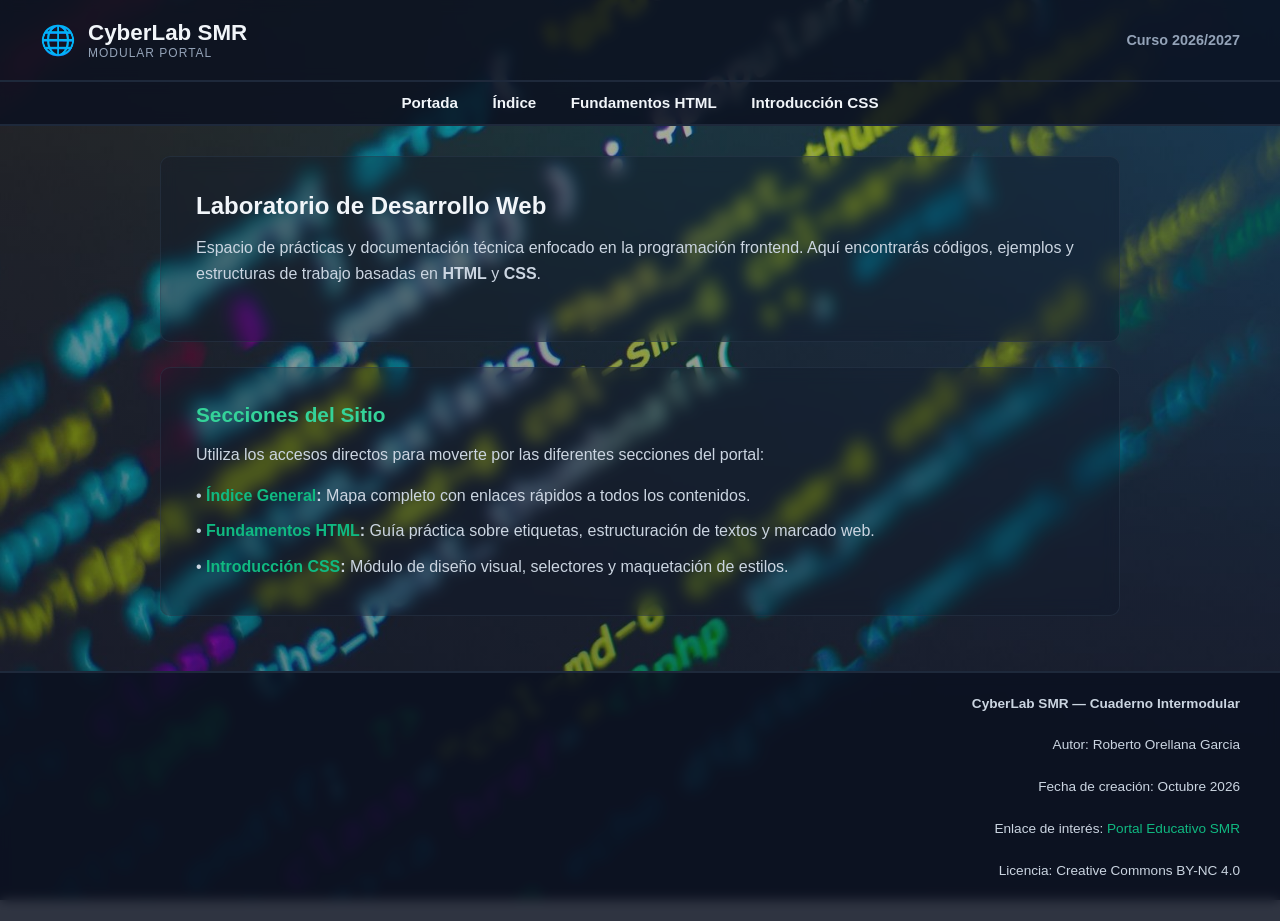
<file: index.html>
<!DOCTYPE html>
<html lang="es">
<head>
    <meta charset="UTF-8">
    <meta name="viewport" content="width=device-width, initial-scale=1.0">
    <title>Portada - CyberLab SMR</title>
    <link rel="stylesheet" href="css/styles.css">
</head>
<body class="portada-bg">

    <!-- Encabezado superior con Logotipo -->
    <header>
        <div class="logo-container" style="display: flex; align-items: center; gap: 12px;">
            <span style="font-size: 1.8rem;">🌐</span>
            <div>
                <div class="logo">CyberLab SMR</div>
                <div style="font-size: 0.75rem; color: #94a3b8; letter-spacing: 1px;">MODULAR PORTAL</div>
            </div>
        </div>
        <div style="font-size: 0.9rem; color: #94a3b8; font-weight: 600;">Curso 2026/2027</div>
    </header>
    <hr class="divider">

    <!-- Menú de navegación rápida -->
    <nav>
        <a href="index.html">Portada</a>
        <a href="indice.html">Índice</a>
        <a href="teoria.html">Fundamentos HTML</a>
        <a href="css.html">Introducción CSS</a>
    </nav>
    <hr class="divider">

    <!-- Contenido Principal: Portada -->
    <main>
        <section>
            <h2 id="bienvenida" style="color: #f1f5f9; margin-bottom: 15px;">Laboratorio de Desarrollo Web</h2>
            <p>Espacio de prácticas y documentación técnica enfocado en la programación frontend. Aquí encontrarás códigos, ejemplos y estructuras de trabajo basadas en <strong>HTML</strong> y <strong>CSS</strong>.</p>
        </section>

        <section>
            <h2 id="navegacion" style="color: #34d399; font-size: 1.3rem; margin-bottom: 15px;">Secciones del Sitio</h2>
            <p style="margin-bottom: 15px;">Utiliza los accesos directos para moverte por las diferentes secciones del portal:</p>
            
            <p style="margin-bottom: 10px;">• <strong><a href="indice.html" style="color: #10b981; text-decoration: none;">Índice General</a>:</strong> Mapa completo con enlaces rápidos a todos los contenidos.</p>
            
            <p style="margin-bottom: 10px;">• <strong><a href="teoria.html" style="color: #10b981; text-decoration: none;">Fundamentos HTML</a>:</strong> Guía práctica sobre etiquetas, estructuración de textos y marcado web.</p>
            
            <p style="margin-bottom: 0;">• <strong><a href="css.html" style="color: #10b981; text-decoration: none;">Introducción CSS</a>:</strong> Módulo de diseño visual, selectores y maquetación de estilos.</p>
        </section>
    </main>

    <!-- Pie de página (Footer) -->
    <hr class="divider">
    <footer>
        <div class="footer-content">
            <p><strong>CyberLab SMR — Cuaderno Intermodular</strong></p>
            <p>Autor: Roberto Orellana Garcia</p>
            <p>Fecha de creación: Octubre 2026</p>
            <p>Enlace de interés: <a href="https://www.edu.xunta.gal" target="_blank">Portal Educativo SMR</a></p>
            <p>Licencia: Creative Commons BY-NC 4.0</p>
        </div>
    </footer>

</body>
</html>
</file>
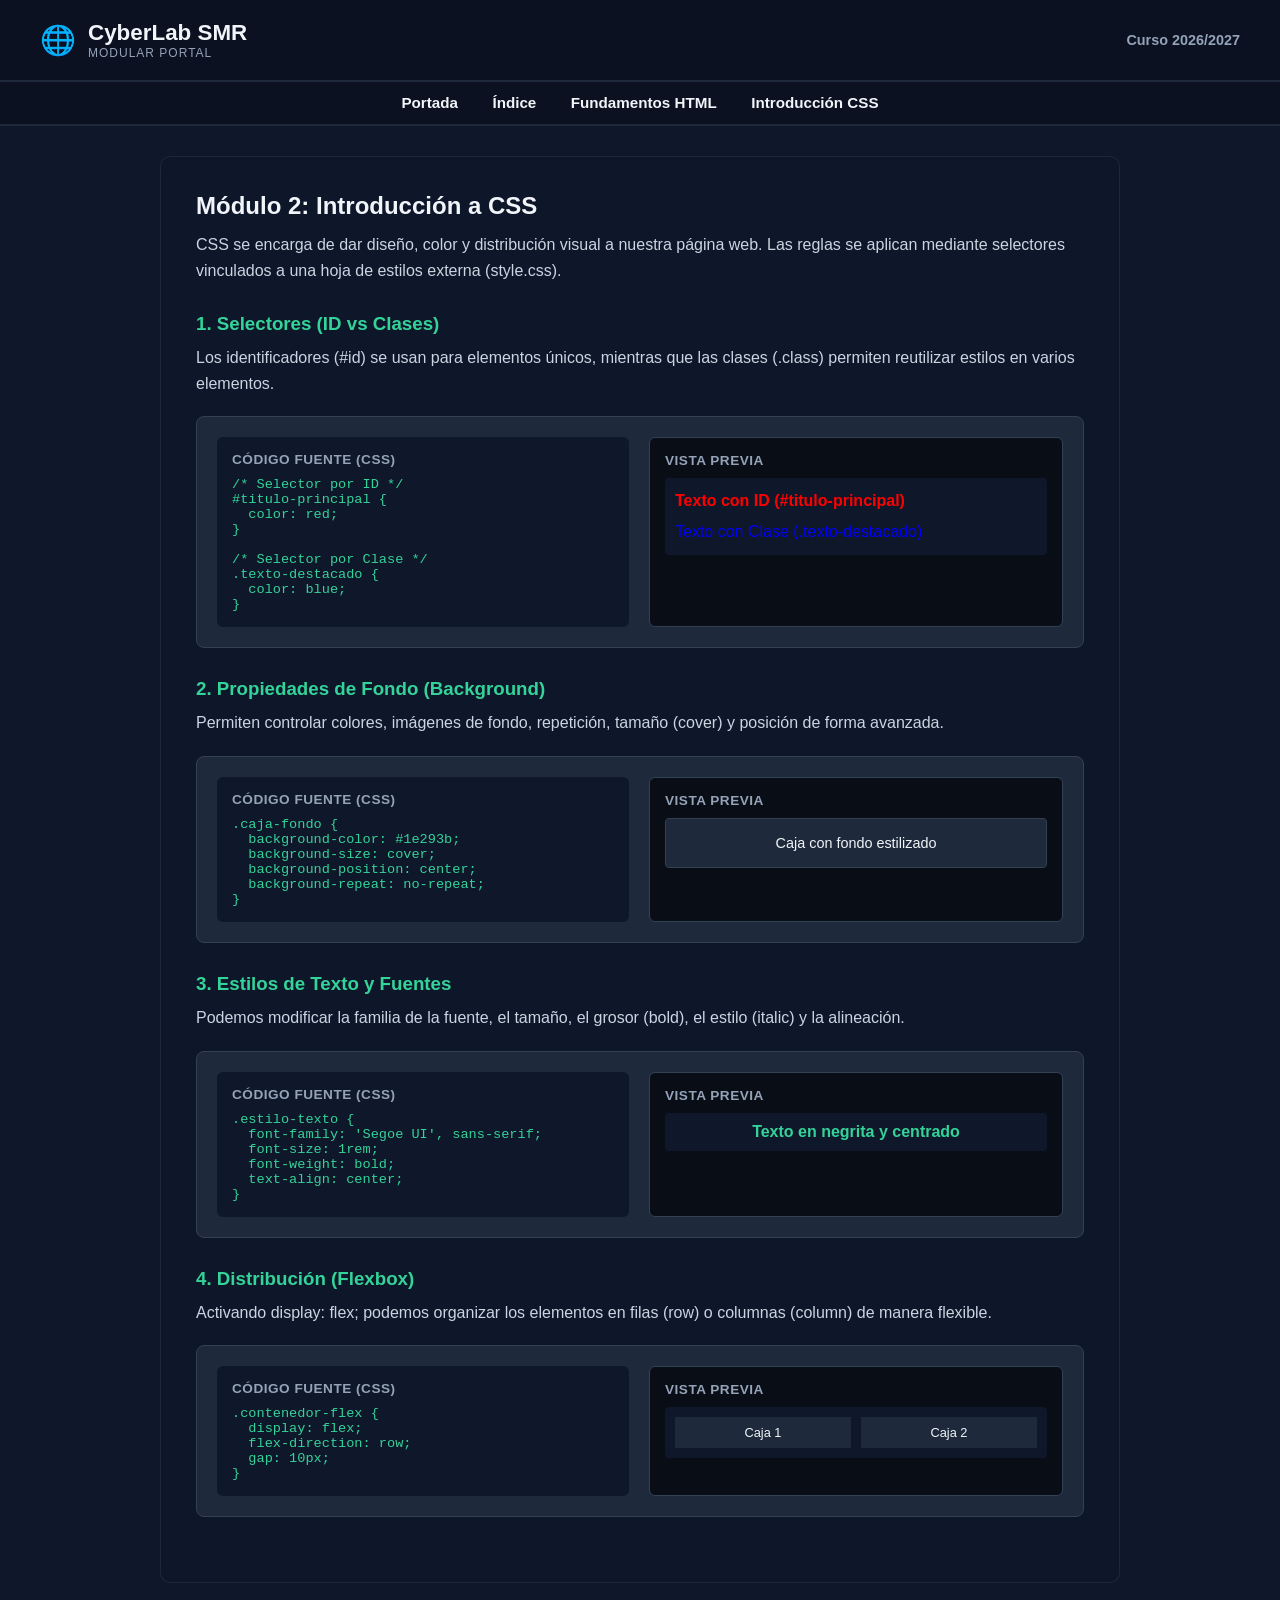
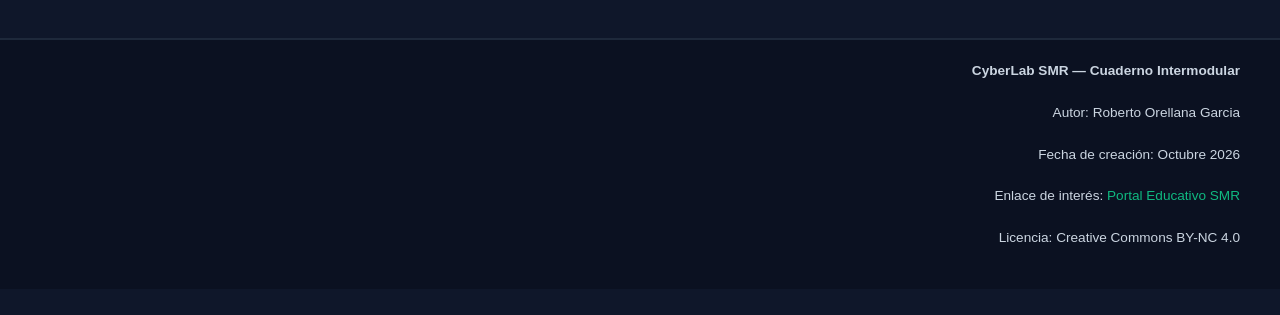
<file: css.html>
<!DOCTYPE html>
<html lang="es">
<head>
    <meta charset="UTF-8">
    <meta name="viewport" content="width=device-width, initial-scale=1.0">
    <title>Introducción a CSS - CyberLab SMR</title>
    <link rel="stylesheet" href="css/styles.css">
</head>
<body>

    <!-- Encabezado superior con Logotipo -->
    <header>
        <div class="logo-container" style="display: flex; align-items: center; gap: 12px;">
            <span style="font-size: 1.8rem;">🌐</span>
            <div>
                <div class="logo">CyberLab SMR</div>
                <div style="font-size: 0.75rem; color: #94a3b8; letter-spacing: 1px;">MODULAR PORTAL</div>
            </div>
        </div>
        <div style="font-size: 0.9rem; color: #94a3b8; font-weight: 600;">Curso 2026/2027</div>
    </header>
    <hr class="divider">

    <!-- Menú de navegación rápida -->
    <nav>
        <a href="index.html">Portada</a>
        <a href="indice.html">Índice</a>
        <a href="teoria.html">Fundamentos HTML</a>
        <a href="css.html">Introducción CSS</a>
    </nav>
    <hr class="divider">

    <!-- Contenido Principal: Introducción a CSS -->
    <main>
        <section>
            <h2>Módulo 2: Introducción a CSS</h2>
            <p>CSS se encarga de dar diseño, color y distribución visual a nuestra página web. Las reglas se aplican mediante selectores vinculados a una hoja de estilos externa (<code>style.css</code>).</p>

            <!-- SECCIÓN 1: Selectores (ID y Clases) -->
            <h3 id="selectores" style="color: #34d399; margin-top: 30px; margin-bottom: 10px;">1. Selectores (ID vs Clases)</h3>
            <p>Los identificadores (<code>#id</code>) se usan para elementos únicos, mientras que las clases (<code>.class</code>) permiten reutilizar estilos en varios elementos.</p>
            
            <div class="code-preview-container">
                <div class="pane pane-code">
                    <h3>Código Fuente (CSS)</h3>
                    <pre>/* Selector por ID */
#titulo-principal {
  color: red;
}

/* Selector por Clase */
.texto-destacado {
  color: blue;
}</pre>
                </div>
                <div class="pane pane-preview">
                    <h3>Vista Previa</h3>
                    <div style="padding: 10px; background: #0f172a; border-radius: 4px;">
                        <p id="titulo-principal" style="color: red; margin-bottom: 5px; font-weight: bold;">Texto con ID (#titulo-principal)</p>
                        <p class="texto-destacado" style="color: blue; margin: 0;">Texto con Clase (.texto-destacado)</p>
                    </div>
                </div>
            </div>

            <!-- SECCIÓN 2: Propiedades de Fondo -->
            <h3 id="fondos" style="color: #34d399; margin-top: 30px; margin-bottom: 10px;">2. Propiedades de Fondo (Background)</h3>
            <p>Permiten controlar colores, imágenes de fondo, repetición, tamaño (<code>cover</code>) y posición de forma avanzada.</p>
            
            <div class="code-preview-container">
                <div class="pane pane-code">
                    <h3>Código Fuente (CSS)</h3>
                    <pre>.caja-fondo {
  background-color: #1e293b;
  background-size: cover;
  background-position: center;
  background-repeat: no-repeat;
}</pre>
                </div>
                <div class="pane pane-preview">
                    <h3>Vista Previa</h3>
                    <div style="background-color: #1e293b; padding: 15px; border-radius: 4px; border: 1px solid #334155; text-align: center;">
                        <span style="color: #f1f5f9; font-size: 0.9rem;">Caja con fondo estilizado</span>
                    </div>
                </div>
            </div>

            <!-- SECCIÓN 3: Tipografía y Texto -->
            <h3 id="tipografia" style="color: #34d399; margin-top: 30px; margin-bottom: 10px;">3. Estilos de Texto y Fuentes</h3>
            <p>Podemos modificar la familia de la fuente, el tamaño, el grosor (<code>bold</code>), el estilo (<code>italic</code>) y la alineación.</p>
            
            <div class="code-preview-container">
                <div class="pane pane-code">
                    <h3>Código Fuente (CSS)</h3>
                    <pre>.estilo-texto {
  font-family: 'Segoe UI', sans-serif;
  font-size: 1rem;
  font-weight: bold;
  text-align: center;
}</pre>
                </div>
                <div class="pane pane-preview">
                    <h3>Vista Previa</h3>
                    <div style="padding: 10px; background: #0f172a; border-radius: 4px; text-align: center; font-weight: bold; color: #34d399;">
                        Texto en negrita y centrado
                    </div>
                </div>
            </div>

            <!-- SECCIÓN 4: Organización con Flexbox -->
            <h3 id="flexbox" style="color: #34d399; margin-top: 30px; margin-bottom: 10px;">4. Distribución (Flexbox)</h3>
            <p>Activando <code>display: flex;</code> podemos organizar los elementos en filas (<code>row</code>) o columnas (<code>column</code>) de manera flexible.</p>
            
            <div class="code-preview-container">
                <div class="pane pane-code">
                    <h3>Código Fuente (CSS)</h3>
                    <pre>.contenedor-flex {
  display: flex;
  flex-direction: row;
  gap: 10px;
}</pre>
                </div>
                <div class="pane pane-preview">
                    <h3>Vista Previa</h3>
                    <div style="display: flex; flex-direction: row; gap: 10px; background: #0f172a; padding: 10px; border-radius: 4px;">
                        <div style="background: #1e293b; padding: 8px; flex: 1; text-align: center; font-size: 0.8rem;">Caja 1</div>
                        <div style="background: #1e293b; padding: 8px; flex: 1; text-align: center; font-size: 0.8rem;">Caja 2</div>
                    </div>
                </div>
            </div>

        </section>
    </main>

    <!-- Pie de página (Footer) -->
    <hr class="divider">
    <footer>
        <div class="footer-content">
            <p><strong>CyberLab SMR — Cuaderno Intermodular</strong></p>
            <p>Autor: Roberto Orellana Garcia</p>
            <p>Fecha de creación: Octubre 2026</p>
            <p>Enlace de interés: <a href="https://www.edu.xunta.gal" target="_blank">Portal Educativo SMR</a></p>
            <p>Licencia: Creative Commons BY-NC 4.0</p>
        </div>
    </footer>

</body>
</html>
</file>
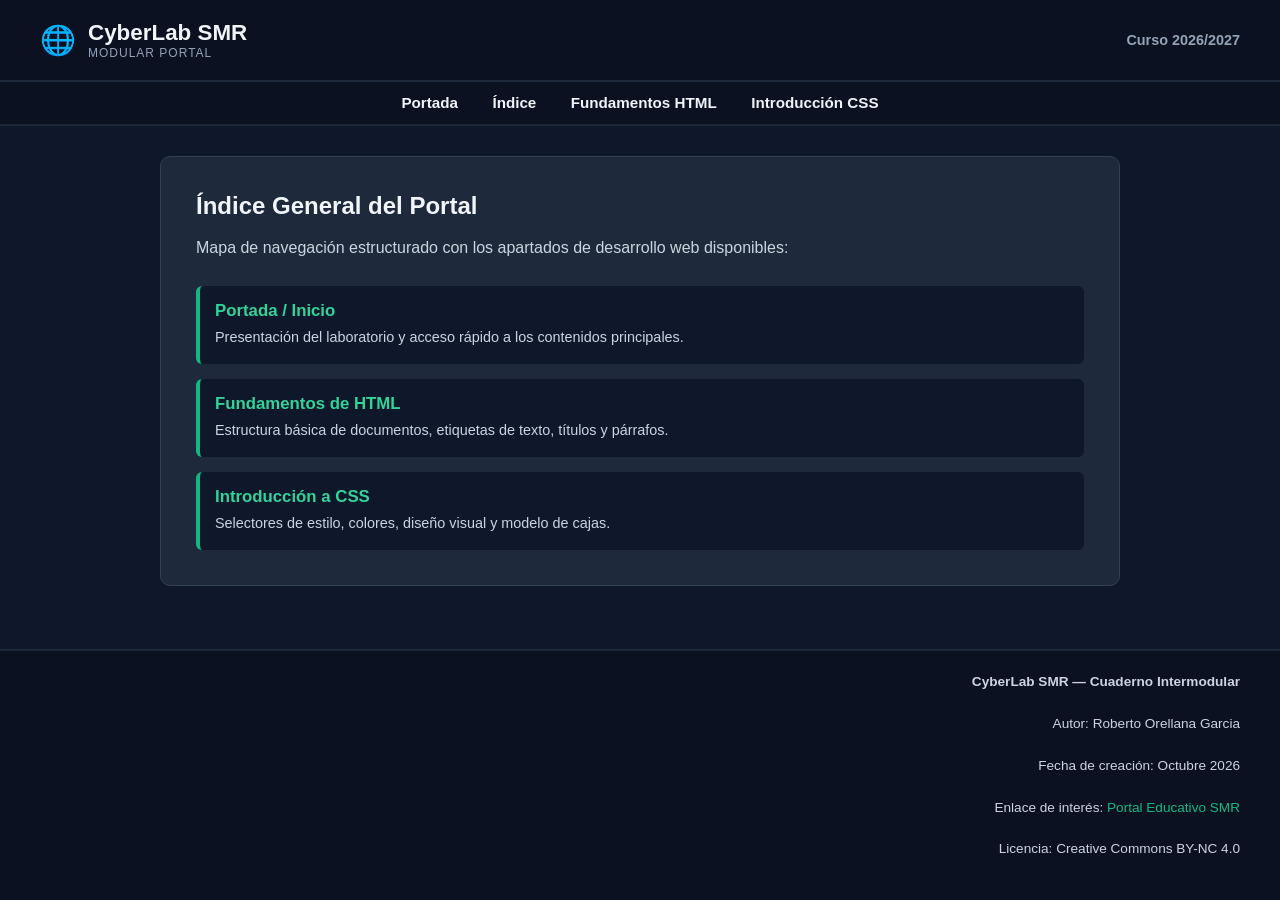
<file: indice.html>
<!DOCTYPE html>
<html lang="es">
<head>
    <meta charset="UTF-8">
    <meta name="viewport" content="width=device-width, initial-scale=1.0">
    <title>Índice - CyberLab SMR</title>
    <link rel="stylesheet" href="css/styles.css">
</head>
<body>

    <!-- Encabezado superior con Logotipo -->
    <header>
        <div class="logo-container" style="display: flex; align-items: center; gap: 12px;">
            <span style="font-size: 1.8rem;">🌐</span>
            <div>
                <div class="logo">CyberLab SMR</div>
                <div style="font-size: 0.75rem; color: #94a3b8; letter-spacing: 1px;">MODULAR PORTAL</div>
            </div>
        </div>
        <div style="font-size: 0.9rem; color: #94a3b8; font-weight: 600;">Curso 2026/2027</div>
    </header>
    <hr class="divider">

    <!-- Menú de navegación rápida -->
    <nav>
        <a href="index.html">Portada</a>
        <a href="indice.html">Índice</a>
        <a href="teoria.html">Fundamentos HTML</a>
        <a href="css.html">Introducción CSS</a>
    </nav>
    <hr class="divider">

    <!-- Contenido Principal: Índice General -->
    <main>
        <section style="background-color: #1e293b; padding: 35px; border-radius: 10px; border: 1px solid #334155;">
            <h2 style="color: #f1f5f9; margin-bottom: 15px;">Índice General del Portal</h2>
            <p style="margin-bottom: 25px;">Mapa de navegación estructurado con los apartados de desarrollo web disponibles:</p>
            
            <ul style="list-style-type: none; padding: 0; display: flex; flex-direction: column; gap: 15px;">
                <li style="background: #0f172a; padding: 15px; border-radius: 6px; border-left: 4px solid #10b981;">
                    <a href="index.html" style="color: #34d399; font-weight: bold; text-decoration: none; font-size: 1.05rem;">Portada / Inicio</a>
                    <p style="margin: 5px 0 0 0; font-size: 0.9rem; color: #cbd5e1;">Presentación del laboratorio y acceso rápido a los contenidos principales.</p>
                </li>
                
                <li style="background: #0f172a; padding: 15px; border-radius: 6px; border-left: 4px solid #10b981;">
                    <a href="teoria.html" style="color: #34d399; font-weight: bold; text-decoration: none; font-size: 1.05rem;">Fundamentos de HTML</a>
                    <p style="margin: 5px 0 0 0; font-size: 0.9rem; color: #cbd5e1;">Estructura básica de documentos, etiquetas de texto, títulos y párrafos.</p>
                </li>

                <li style="background: #0f172a; padding: 15px; border-radius: 6px; border-left: 4px solid #10b981;">
                    <a href="css.html" style="color: #34d399; font-weight: bold; text-decoration: none; font-size: 1.05rem;">Introducción a CSS</a>
                    <p style="margin: 5px 0 0 0; font-size: 0.9rem; color: #cbd5e1;">Selectores de estilo, colores, diseño visual y modelo de cajas.</p>
                </li>
            </ul>
        </section>
    </main>

    <!-- Pie de página (Footer) -->
    <hr class="divider">
    <footer>
        <div class="footer-content">
            <p><strong>CyberLab SMR — Cuaderno Intermodular</strong></p>
            <p>Autor: Roberto Orellana Garcia</p>
            <p>Fecha de creación: Octubre 2026</p>
            <p>Enlace de interés: <a href="https://www.edu.xunta.gal" target="_blank">Portal Educativo SMR</a></p>
            <p>Licencia: Creative Commons BY-NC 4.0</p>
        </div>
    </footer>

</body>
</html>
</file>
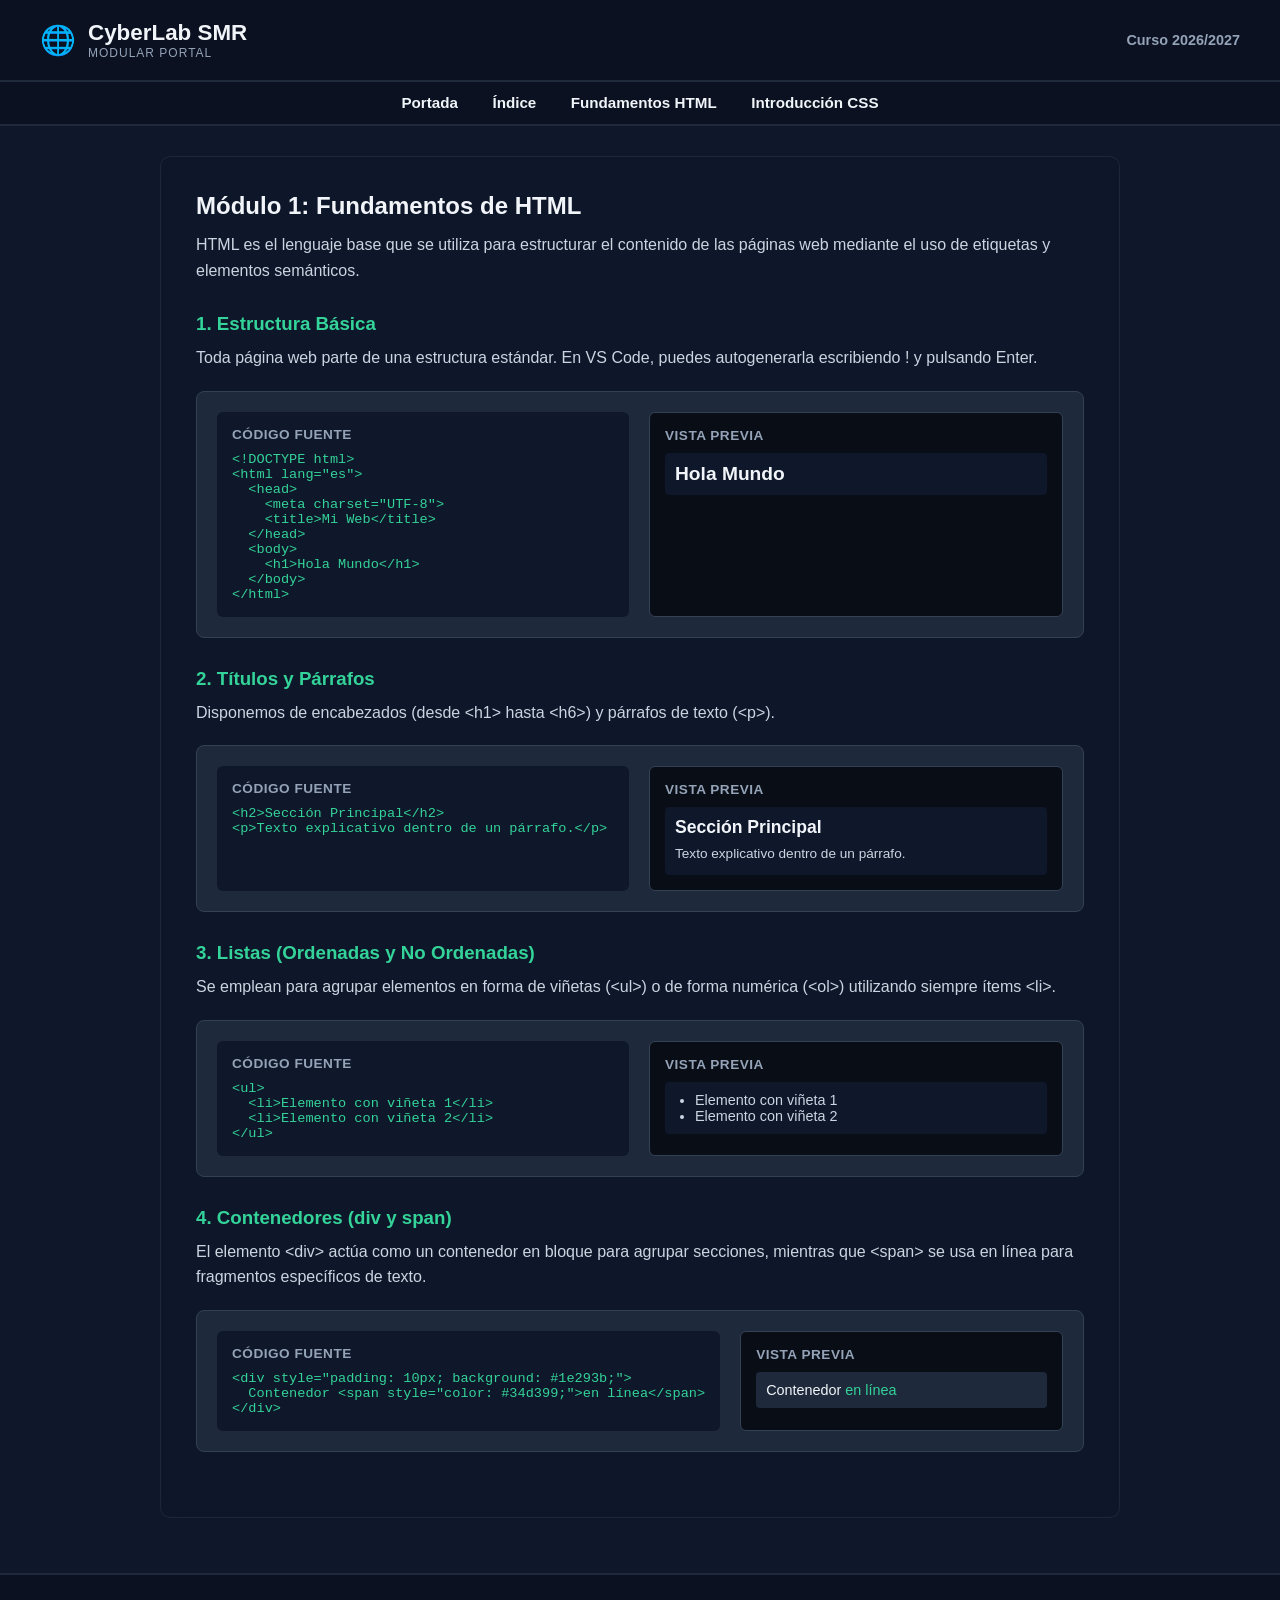
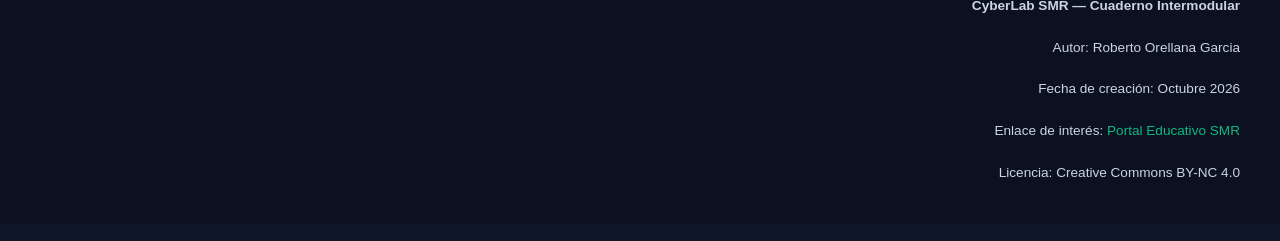
<file: teoria.html>
<!DOCTYPE html>
<html lang="es">
<head>
    <meta charset="UTF-8">
    <meta name="viewport" content="width=device-width, initial-scale=1.0">
    <title>Fundamentos de HTML - CyberLab SMR</title>
    <link rel="stylesheet" href="css/styles.css">
</head>
<body>

    <!-- Encabezado superior con Logotipo -->
    <header>
        <div class="logo-container" style="display: flex; align-items: center; gap: 12px;">
            <span style="font-size: 1.8rem;">🌐</span>
            <div>
                <div class="logo">CyberLab SMR</div>
                <div style="font-size: 0.75rem; color: #94a3b8; letter-spacing: 1px;">MODULAR PORTAL</div>
            </div>
        </div>
        <div style="font-size: 0.9rem; color: #94a3b8; font-weight: 600;">Curso 2026/2027</div>
    </header>
    <hr class="divider">

    <!-- Menú de navegación rápida -->
    <nav>
        <a href="index.html">Portada</a>
        <a href="indice.html">Índice</a>
        <a href="teoria.html">Fundamentos HTML</a>
        <a href="css.html">Introducción CSS</a>
    </nav>
    <hr class="divider">

    <!-- Contenido Principal: Fundamentos de HTML -->
    <main>
        <section>
            <h2>Módulo 1: Fundamentos de HTML</h2>
            <p>HTML es el lenguaje base que se utiliza para estructurar el contenido de las páginas web mediante el uso de etiquetas y elementos semánticos.</p>

            <!-- SECCIÓN 1: Estructura Básica -->
            <h3 id="estructura-basica" style="color: #34d399; margin-top: 30px; margin-bottom: 10px;">1. Estructura Básica</h3>
            <p>Toda página web parte de una estructura estándar. En VS Code, puedes autogenerarla escribiendo <code>!</code> y pulsando Enter.</p>
            
            <div class="code-preview-container">
                <div class="pane pane-code">
                    <h3>Código Fuente</h3>
                    <pre>&lt;!DOCTYPE html&gt;
&lt;html lang="es"&gt;
  &lt;head&gt;
    &lt;meta charset="UTF-8"&gt;
    &lt;title&gt;Mi Web&lt;/title&gt;
  &lt;/head&gt;
  &lt;body&gt;
    &lt;h1&gt;Hola Mundo&lt;/h1&gt;
  &lt;/body&gt;
&lt;/html&gt;</pre>
                </div>
                <div class="pane pane-preview">
                    <h3>Vista Previa</h3>
                    <div style="padding: 10px; background: #0f172a; border-radius: 4px;">
                        <h1 style="font-size: 1.2rem; color: #f1f5f9; border:none; margin:0;">Hola Mundo</h1>
                    </div>
                </div>
            </div>

            <!-- SECCIÓN 2: Títulos y Textos -->
            <h3 id="titulos-textos" style="color: #34d399; margin-top: 30px; margin-bottom: 10px;">2. Títulos y Párrafos</h3>
            <p>Disponemos de encabezados (desde <code>&lt;h1&gt;</code> hasta <code>&lt;h6&gt;</code>) y párrafos de texto (<code>&lt;p&gt;</code>).</p>
            
            <div class="code-preview-container">
                <div class="pane pane-code">
                    <h3>Código Fuente</h3>
                    <pre>&lt;h2&gt;Sección Principal&lt;/h2&gt;
&lt;p&gt;Texto explicativo dentro de un párrafo.&lt;/p&gt;</pre>
                </div>
                <div class="pane pane-preview">
                    <h3>Vista Previa</h3>
                    <div style="padding: 10px; background: #0f172a; border-radius: 4px;">
                        <h2 style="font-size: 1.1rem; color: #f1f5f9; border:none; margin-bottom: 5px;">Sección Principal</h2>
                        <p style="font-size: 0.85rem; color: #cbd5e1; margin:0;">Texto explicativo dentro de un párrafo.</p>
                    </div>
                </div>
            </div>

            <!-- SECCIÓN 3: Listas -->
            <h3 id="listas" style="color: #34d399; margin-top: 30px; margin-bottom: 10px;">3. Listas (Ordenadas y No Ordenadas)</h3>
            <p>Se emplean para agrupar elementos en forma de viñetas (<code>&lt;ul&gt;</code>) o de forma numérica (<code>&lt;ol&gt;</code>) utilizando siempre ítems <code>&lt;li&gt;</code>.</p>
            
            <div class="code-preview-container">
                <div class="pane pane-code">
                    <h3>Código Fuente</h3>
                    <pre>&lt;ul&gt;
  &lt;li&gt;Elemento con viñeta 1&lt;/li&gt;
  &lt;li&gt;Elemento con viñeta 2&lt;/li&gt;
&lt;/ul&gt;</pre>
                </div>
                <div class="pane pane-preview">
                    <h3>Vista Previa</h3>
                    <div style="padding: 10px; background: #0f172a; border-radius: 4px; color: #cbd5e1; font-size: 0.9rem;">
                        <ul style="padding-left: 20px; margin: 0;">
                            <li>Elemento con viñeta 1</li>
                            <li>Elemento con viñeta 2</li>
                        </ul>
                    </div>
                </div>
            </div>

            <!-- SECCIÓN 4: Contenedores -->
            <h3 id="contenedores" style="color: #34d399; margin-top: 30px; margin-bottom: 10px;">4. Contenedores (div y span)</h3>
            <p>El elemento <code>&lt;div&gt;</code> actúa como un contenedor en bloque para agrupar secciones, mientras que <code>&lt;span&gt;</code> se usa en línea para fragmentos específicos de texto.</p>
            
            <div class="code-preview-container">
                <div class="pane pane-code">
                    <h3>Código Fuente</h3>
                    <pre>&lt;div style="padding: 10px; background: #1e293b;"&gt;
  Contenedor &lt;span style="color: #34d399;"&gt;en línea&lt;/span&gt;
&lt;/div&gt;</pre>
                </div>
                <div class="pane pane-preview">
                    <h3>Vista Previa</h3>
                    <div style="padding: 10px; background: #1e293b; border-radius: 4px; color: #f1f5f9; font-size: 0.9rem;">
                        Contenedor <span style="color: #34d399;">en línea</span>
                    </div>
                </div>
            </div>

        </section>
    </main>

    <!-- Pie de página (Footer) -->
    <hr class="divider">
    <footer>
        <div class="footer-content">
            <p><strong>CyberLab SMR — Cuaderno Intermodular</strong></p>
            <p>Autor: Roberto Orellana Garcia</p>
            <p>Fecha de creación: Octubre 2026</p>
            <p>Enlace de interés: <a href="https://www.edu.xunta.gal" target="_blank">Portal Educativo SMR</a></p>
            <p>Licencia: Creative Commons BY-NC 4.0</p>
        </div>
    </footer>

</body>
</html>
</file>
<file: css/styles.css>
/* ==========================================
   ESTILOS GLOBALES - CYBERLAB SMR
   ========================================== */
* {
    box-sizing: border-box;
    margin: 0;
    padding: 0;
    font-family: 'Segoe UI', Tahoma, Geneva, Verdana, sans-serif;
}

html {
    scroll-behavior: smooth;
}

body {
    background-color: #0f172a;
    color: #f1f5f9;
    display: flex;
    flex-direction: column;
    min-height: 100vh;
}

/* Fondo de Portada con transparencia y alta visibilidad */
body.portada-bg {
    background: linear-gradient(rgba(15, 23, 42, 0.35), rgba(15, 23, 42, 0.55)), url('../src/portada.jpg');
    background-size: cover;
    background-position: center center;
    background-repeat: no-repeat;
    background-attachment: fixed;
}

/* Encabezado superior */
header {
    background-color: rgba(11, 17, 32, 0.85);
    padding: 20px 40px;
    display: flex;
    justify-content: space-between;
    align-items: center;
    backdrop-filter: blur(6px);
}

.logo {
    font-size: 1.4rem;
    font-weight: bold;
    color: #f1f5f9;
}

.divider {
    width: 100%;
    height: 2px;
    background-color: #1e293b;
    border: none;
}

/* Menú de navegación rápida */
nav {
    background-color: rgba(11, 17, 32, 0.85);
    padding: 12px 0;
    text-align: center;
    backdrop-filter: blur(6px);
}

nav a {
    color: #f1f5f9;
    margin: 0 15px;
    text-decoration: none;
    font-weight: 600;
    font-size: 0.95rem;
    transition: color 0.2s;
}

nav a:hover {
    color: #10b981;
}

/* Contenido principal */
main {
    flex: 1;
    max-width: 1000px;
    width: 100%;
    margin: 30px auto;
    padding: 0 20px;
}

h2 {
    color: #f1f5f9;
    margin-bottom: 12px;
    font-size: 1.5rem;
}

p {
    margin-bottom: 20px;
    line-height: 1.6;
    color: #cbd5e1;
}

/* Secciones de contenido */
main > section {
    background-color: rgba(15, 23, 42, 0.3);
    padding: 35px;
    border-radius: 10px;
    border: 1px solid rgba(51, 65, 85, 0.4);
    margin-bottom: 25px;
    backdrop-filter: blur(8px);
}

/* Contenedor de doble columna (Código y Vista Previa) por defecto */
.code-preview-container {
    display: flex;
    gap: 20px;
    background-color: #1e293b;
    border: 1px solid #334155;
    border-radius: 8px;
    padding: 20px;
    margin-bottom: 30px;
}

.pane {
    flex: 1;
    padding: 15px;
    border-radius: 6px;
}

.pane-code {
    background-color: #0f172a;
}

.pane-preview {
    background-color: #090d16;
    border: 1px solid #334155;
}

.pane h3 {
    font-size: 0.85rem;
    margin-bottom: 10px;
    text-transform: uppercase;
    color: #94a3b8;
    letter-spacing: 0.5px;
}

pre {
    color: #34d399;
    font-family: Consolas, monospace;
    font-size: 0.85rem;
    overflow-x: auto;
}

/* Pie de página */
footer {
    background-color: rgba(11, 17, 32, 0.85);
    padding: 20px 40px;
    margin-top: auto;
    backdrop-filter: blur(6px);
}

.footer-content {
    text-align: right;
    font-size: 0.85rem;
    line-height: 1.6;
    color: #94a3b8;
}

.footer-content a {
    color: #10b981;
    text-decoration: none;
}

.footer-content a:hover {
    text-decoration: underline;
}

/* ==========================================
   MEDIA QUERIES - DISEÑO RESPONSIVE (MÓVILES)
   ========================================== */
@media screen and (max-width: 768px) {
    /* Adaptar la cabecera a una columna */
    header {
        flex-direction: column;
        gap: 10px;
        text-align: center;
        padding: 15px 20px;
    }

    /* Convertir el menú en flexible para que los enlaces se organicen sin romperse */
    nav {
        display: flex;
        flex-wrap: wrap;
        justify-content: center;
        gap: 8px 16px;
        padding: 10px 15px;
    }

    /* Quitamos los márgenes laterales antiguos para que el gap de flex controle el espacio */
    nav a {
        margin: 0;
        font-size: 0.85rem;
    }

    /* Apilar el contenedor de doble columna en vertical (código arriba, preview abajo) */
    .code-preview-container {
        flex-direction: column;
        gap: 15px;
        padding: 15px;
    }

    /* Reducir padding de las secciones principales en pantallas pequeñas */
    main > section {
        padding: 20px;
    }
}
</file>
